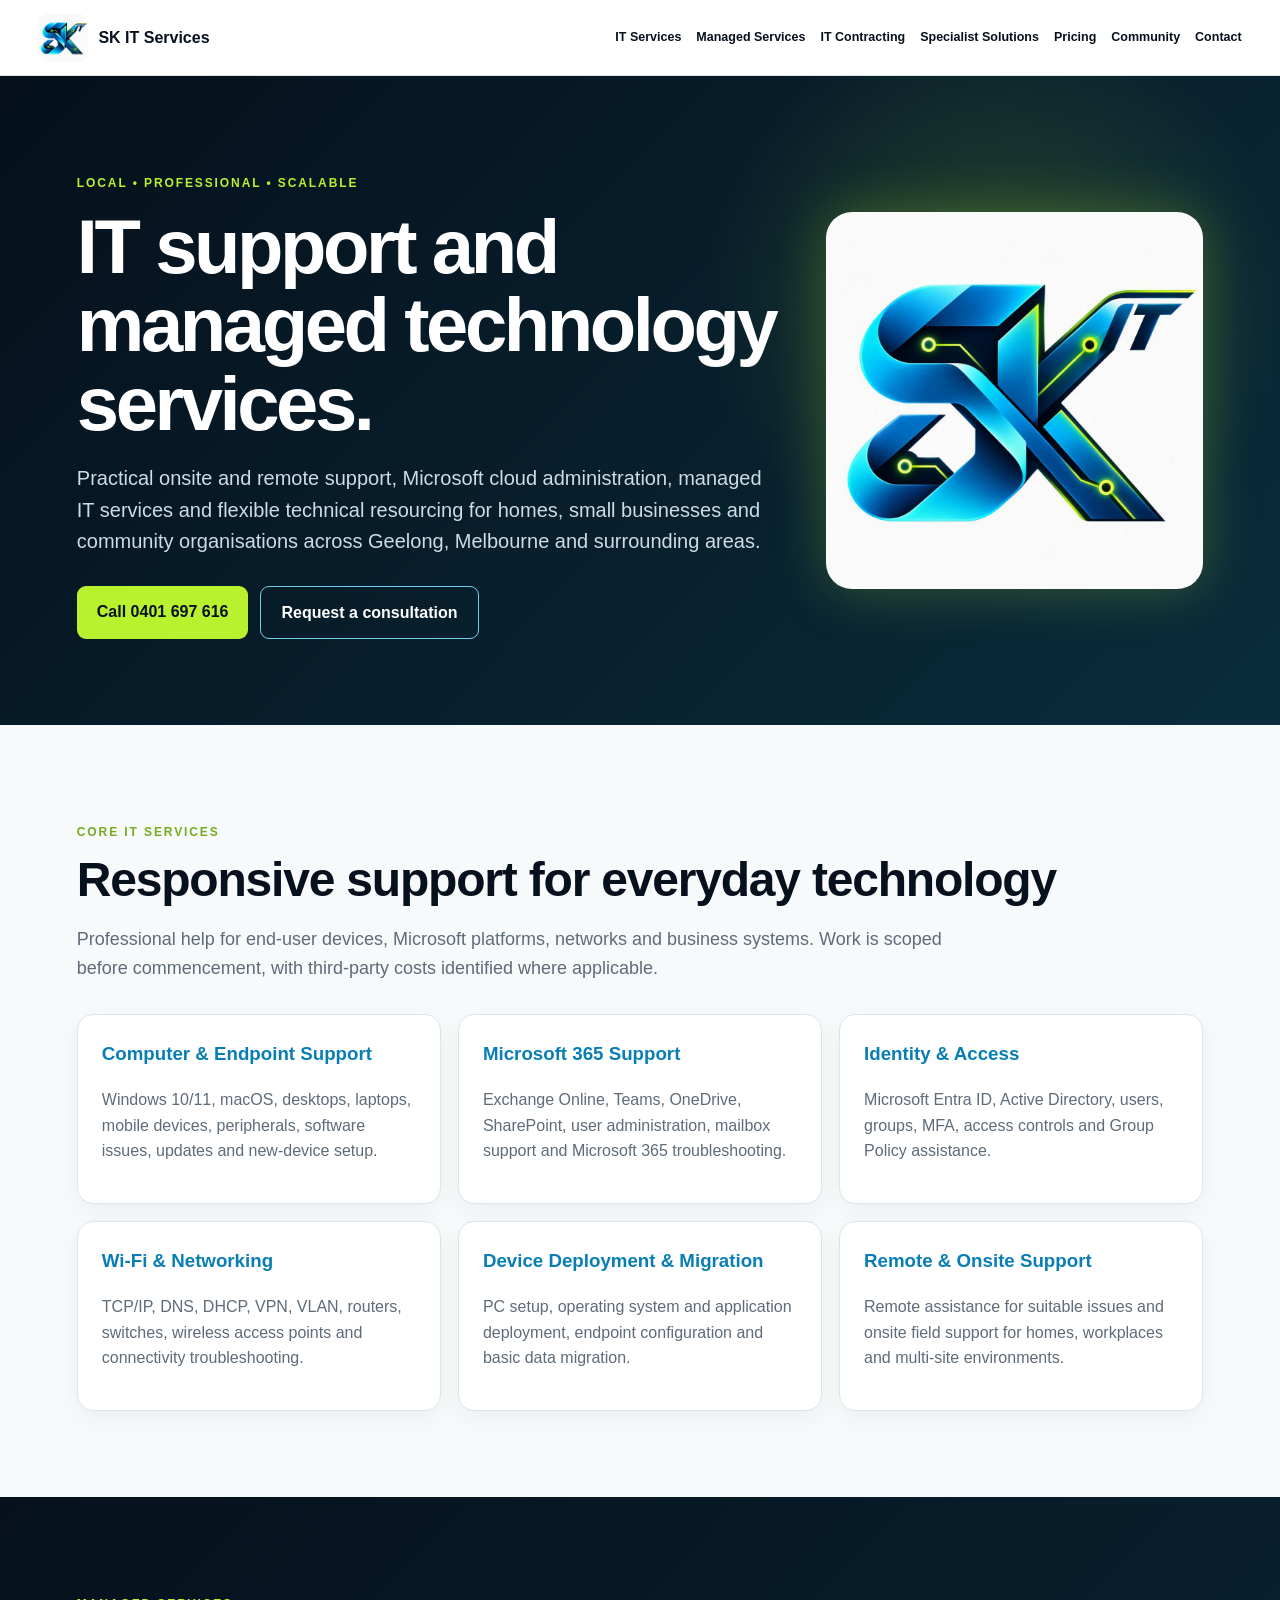
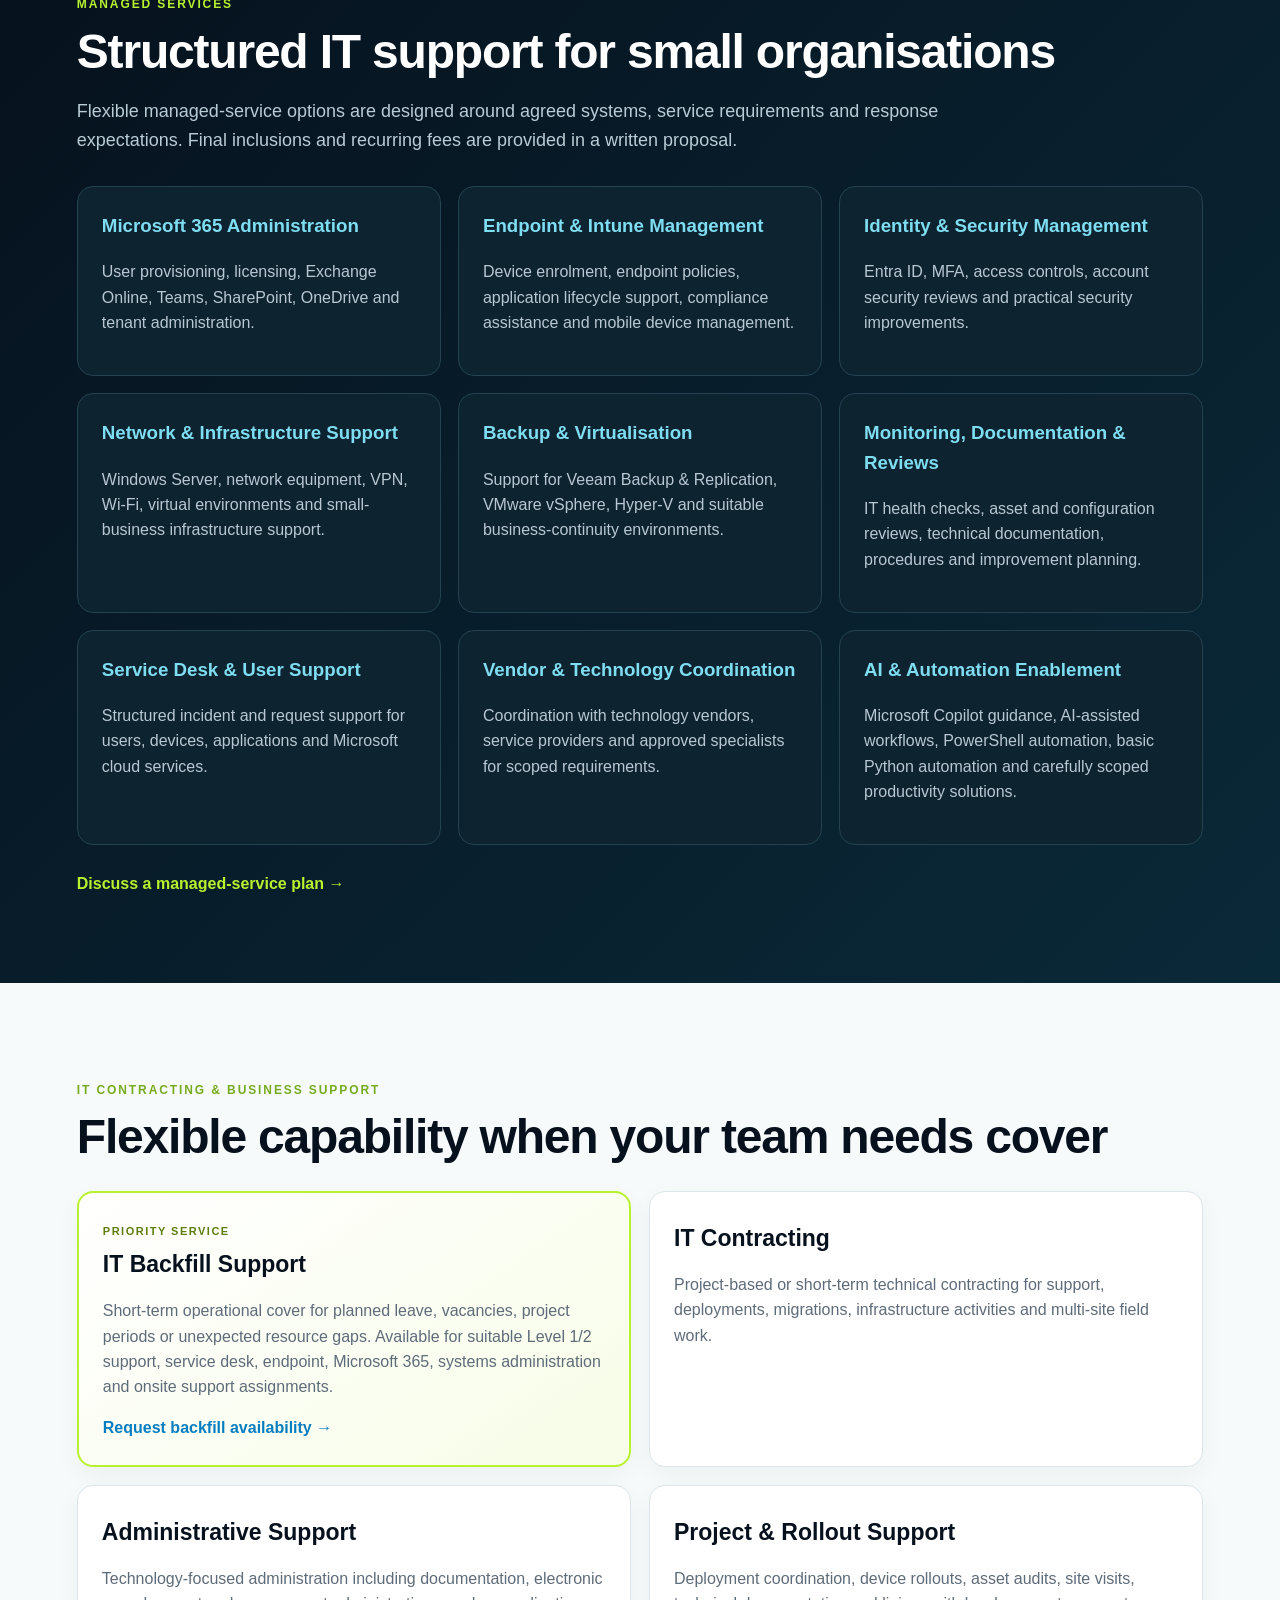
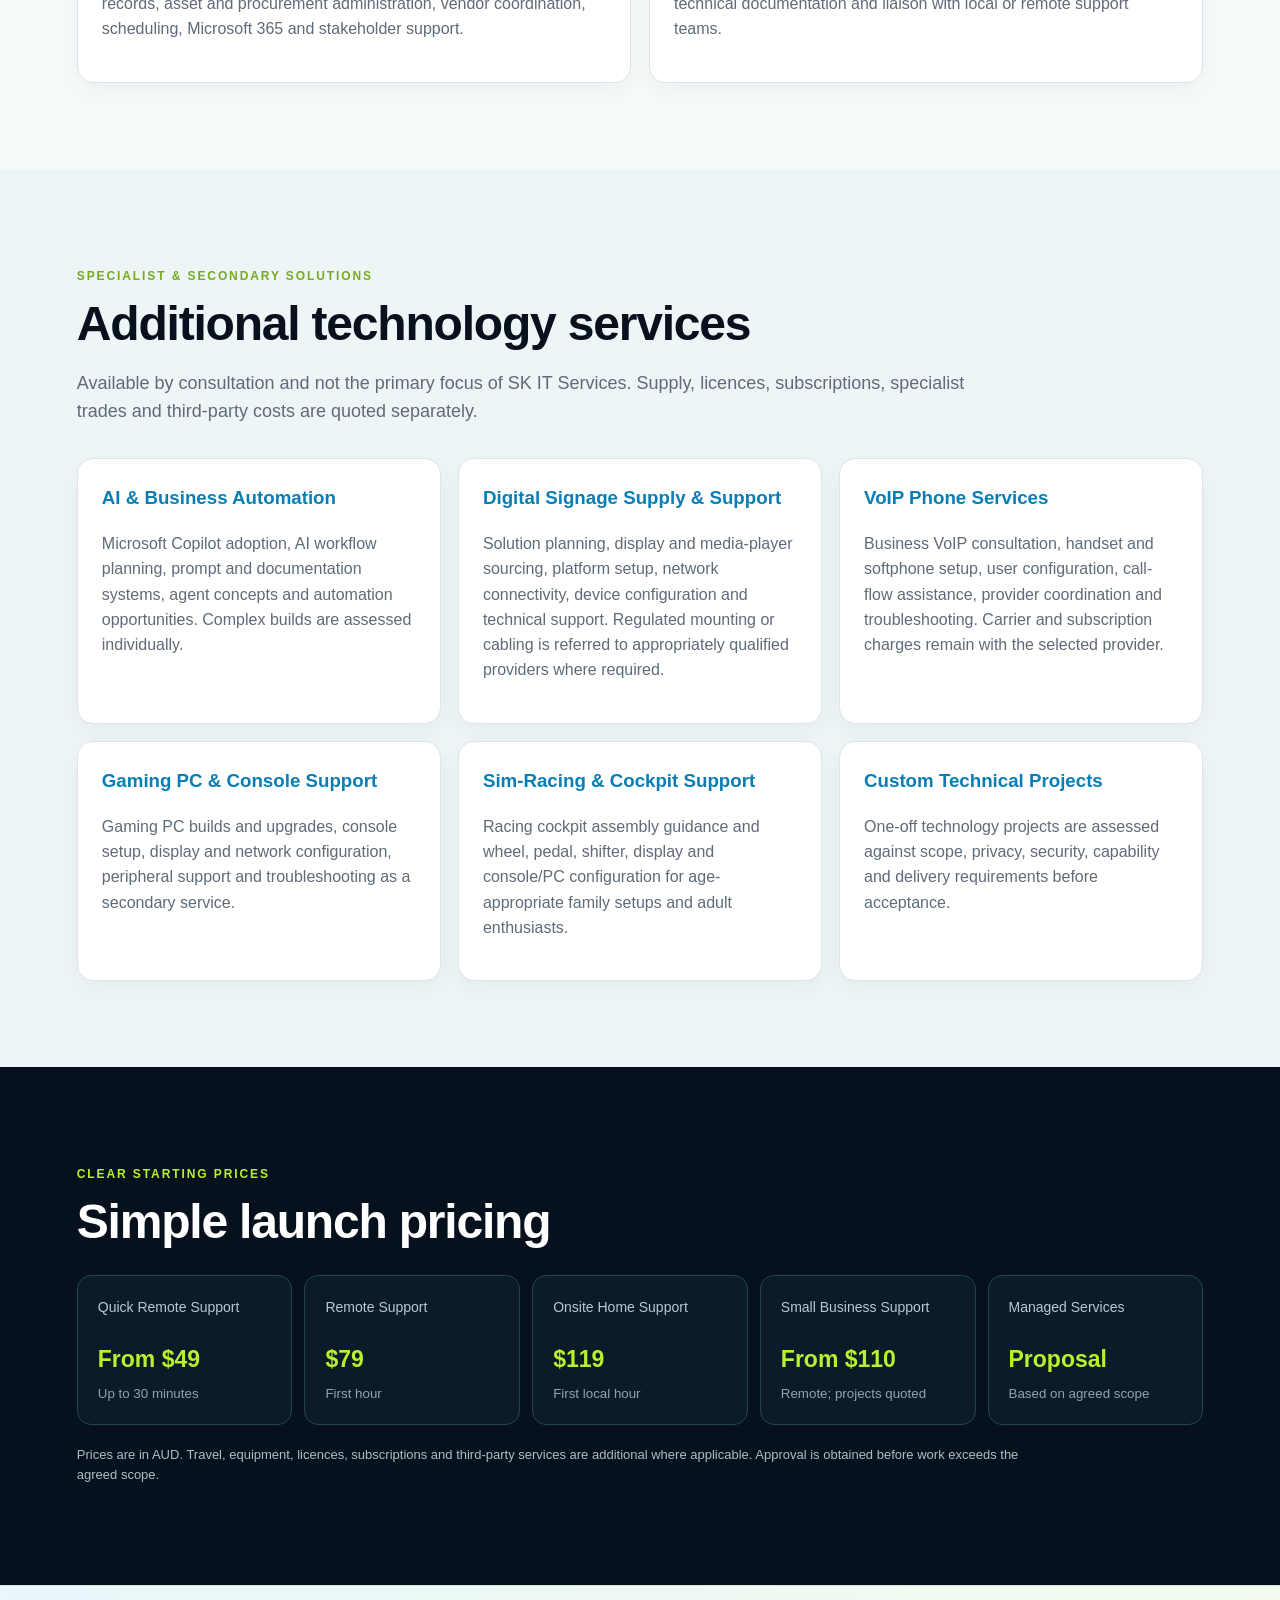
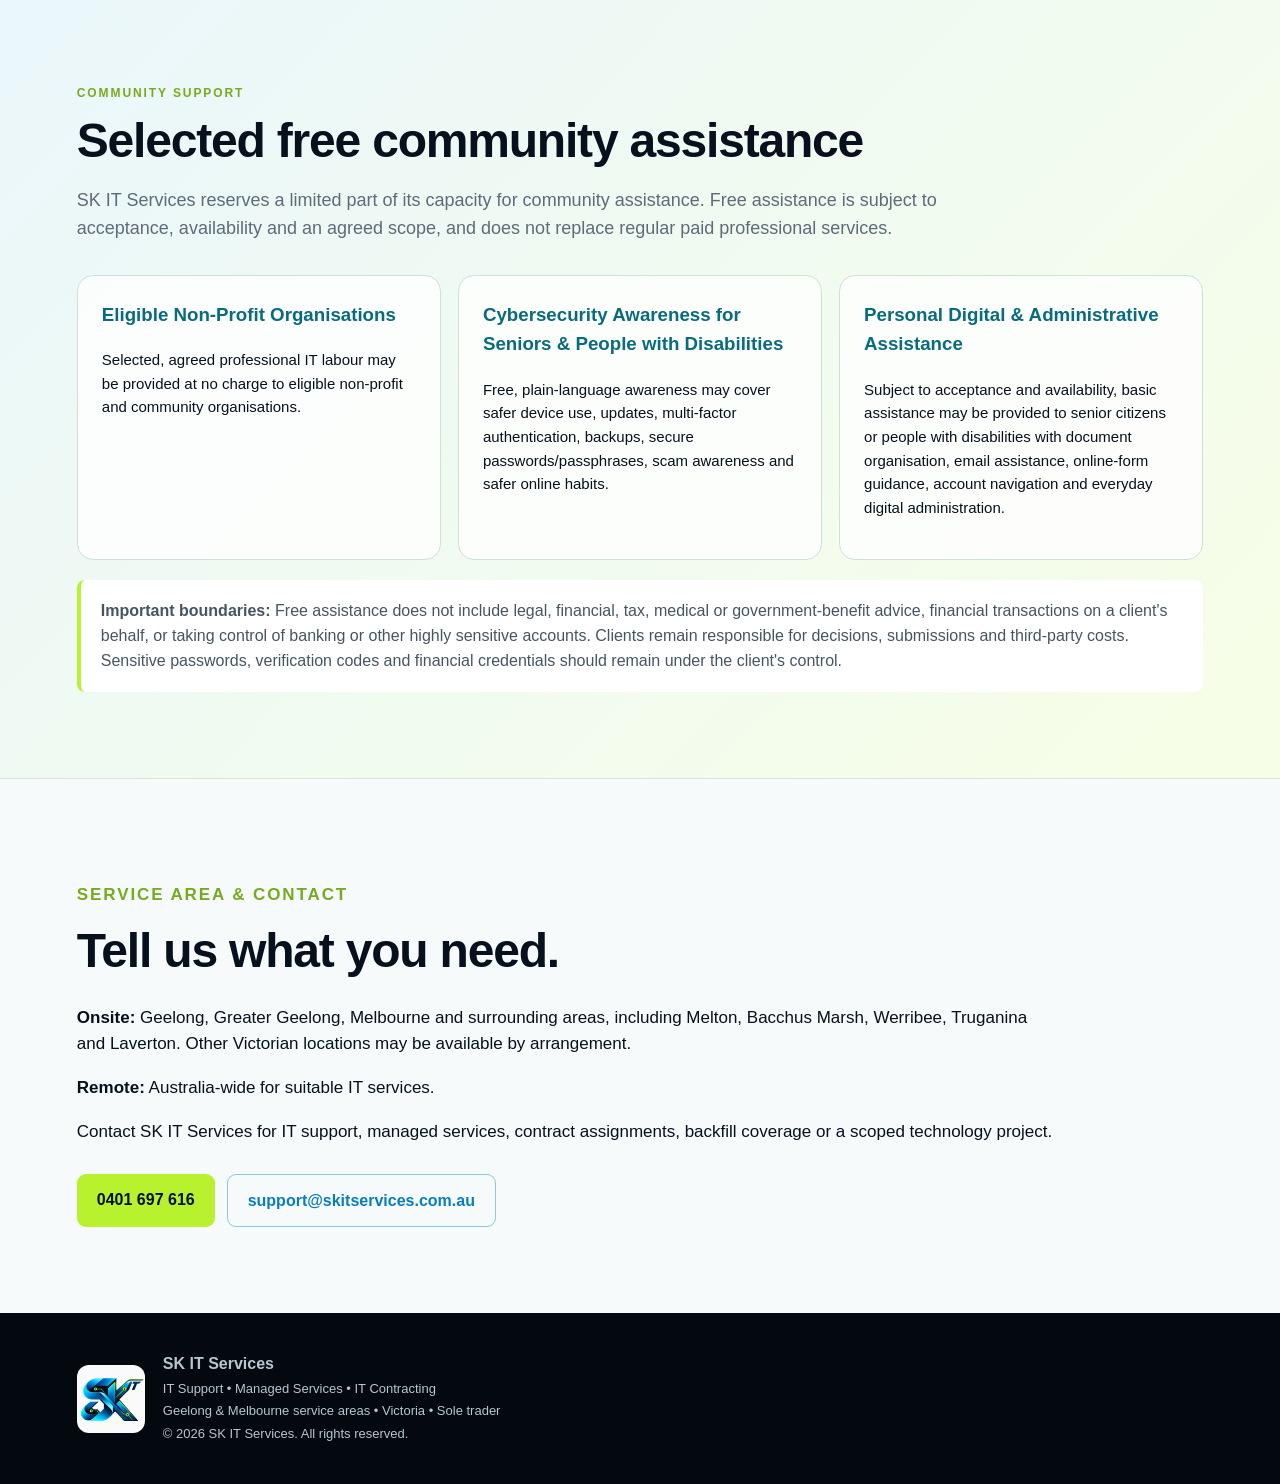
<file: index.html>
<!doctype html><html lang="en"><head><meta charset="utf-8"><meta name="viewport" content="width=device-width,initial-scale=1"><meta name="description" content="SK IT Services provides IT support, managed services, Microsoft cloud support, IT backfill and specialist technology solutions across Geelong, Melbourne and surrounding areas, with Australia-wide remote support for suitable services."><title>SK IT Services | IT Support & Managed Services | Geelong & Melbourne</title><link rel="stylesheet" href="style.css"></head><body>
<header><a class="brand" href="#top"><img src="Designer.jpg" alt="SK IT Services logo"><span>SK IT Services</span></a><button class="menu" aria-label="Open navigation" aria-expanded="false">☰</button><nav><a href="#services">IT Services</a><a href="#managed">Managed Services</a><a href="#workforce">IT Contracting</a><a href="#specialist">Specialist Solutions</a><a href="#pricing">Pricing</a><a href="#community">Community</a><a href="#contact">Contact</a></nav></header>
<main id="top">
<section class="hero"><div><p class="eyebrow">LOCAL • PROFESSIONAL • SCALABLE</p><h1>IT support and managed technology services.</h1><p class="lead">Practical onsite and remote support, Microsoft cloud administration, managed IT services and flexible technical resourcing for homes, small businesses and community organisations across Geelong, Melbourne and surrounding areas.</p><div class="actions"><a class="primary" href="tel:+61401697616">Call 0401 697 616</a><a class="secondary" href="mailto:support@skitservices.com.au?subject=IT%20Services%20Enquiry">Request a consultation</a></div></div><img class="hero-logo" src="Designer.jpg" alt="SK IT Services logo"></section>
<section id="services"><p class="eyebrow">CORE IT SERVICES</p><h2>Responsive support for everyday technology</h2><p class="section-intro">Professional help for end-user devices, Microsoft platforms, networks and business systems. Work is scoped before commencement, with third-party costs identified where applicable.</p><div class="cards"><article><h3>Computer & Endpoint Support</h3><p>Windows 10/11, macOS, desktops, laptops, mobile devices, peripherals, software issues, updates and new-device setup.</p></article><article><h3>Microsoft 365 Support</h3><p>Exchange Online, Teams, OneDrive, SharePoint, user administration, mailbox support and Microsoft 365 troubleshooting.</p></article><article><h3>Identity & Access</h3><p>Microsoft Entra ID, Active Directory, users, groups, MFA, access controls and Group Policy assistance.</p></article><article><h3>Wi-Fi & Networking</h3><p>TCP/IP, DNS, DHCP, VPN, VLAN, routers, switches, wireless access points and connectivity troubleshooting.</p></article><article><h3>Device Deployment & Migration</h3><p>PC setup, operating system and application deployment, endpoint configuration and basic data migration.</p></article><article><h3>Remote & Onsite Support</h3><p>Remote assistance for suitable issues and onsite field support for homes, workplaces and multi-site environments.</p></article></div></section>
<section id="managed" class="managed"><p class="eyebrow">MANAGED SERVICES</p><h2>Structured IT support for small organisations</h2><p class="section-intro light-copy">Flexible managed-service options are designed around agreed systems, service requirements and response expectations. Final inclusions and recurring fees are provided in a written proposal.</p><div class="cards dark-cards"><article><h3>Microsoft 365 Administration</h3><p>User provisioning, licensing, Exchange Online, Teams, SharePoint, OneDrive and tenant administration.</p></article><article><h3>Endpoint & Intune Management</h3><p>Device enrolment, endpoint policies, application lifecycle support, compliance assistance and mobile device management.</p></article><article><h3>Identity & Security Management</h3><p>Entra ID, MFA, access controls, account security reviews and practical security improvements.</p></article><article><h3>Network & Infrastructure Support</h3><p>Windows Server, network equipment, VPN, Wi-Fi, virtual environments and small-business infrastructure support.</p></article><article><h3>Backup & Virtualisation</h3><p>Support for Veeam Backup & Replication, VMware vSphere, Hyper-V and suitable business-continuity environments.</p></article><article><h3>Monitoring, Documentation & Reviews</h3><p>IT health checks, asset and configuration reviews, technical documentation, procedures and improvement planning.</p></article><article><h3>Service Desk & User Support</h3><p>Structured incident and request support for users, devices, applications and Microsoft cloud services.</p></article><article><h3>Vendor & Technology Coordination</h3><p>Coordination with technology vendors, service providers and approved specialists for scoped requirements.</p></article><article><h3>AI & Automation Enablement</h3><p>Microsoft Copilot guidance, AI-assisted workflows, PowerShell automation, basic Python automation and carefully scoped productivity solutions.</p></article></div><a class="text-link" href="mailto:support@skitservices.com.au?subject=Managed%20Services%20Consultation">Discuss a managed-service plan →</a></section>
<section id="workforce"><p class="eyebrow">IT CONTRACTING & BUSINESS SUPPORT</p><h2>Flexible capability when your team needs cover</h2><div class="feature-grid"><article class="feature highlight"><span>PRIORITY SERVICE</span><h3>IT Backfill Support</h3><p>Short-term operational cover for planned leave, vacancies, project periods or unexpected resource gaps. Available for suitable Level 1/2 support, service desk, endpoint, Microsoft 365, systems administration and onsite support assignments.</p><a href="mailto:support@skitservices.com.au?subject=IT%20Backfill%20Support">Request backfill availability →</a></article><article class="feature"><h3>IT Contracting</h3><p>Project-based or short-term technical contracting for support, deployments, migrations, infrastructure activities and multi-site field work.</p></article><article class="feature"><h3>Administrative Support</h3><p>Technology-focused administration including documentation, electronic records, asset and procurement administration, vendor coordination, scheduling, Microsoft 365 and stakeholder support.</p></article><article class="feature"><h3>Project & Rollout Support</h3><p>Deployment coordination, device rollouts, asset audits, site visits, technical documentation and liaison with local or remote support teams.</p></article></div></section>
<section id="specialist" class="soft"><p class="eyebrow">SPECIALIST & SECONDARY SOLUTIONS</p><h2>Additional technology services</h2><p class="section-intro">Available by consultation and not the primary focus of SK IT Services. Supply, licences, subscriptions, specialist trades and third-party costs are quoted separately.</p><div class="cards"><article><h3>AI & Business Automation</h3><p>Microsoft Copilot adoption, AI workflow planning, prompt and documentation systems, agent concepts and automation opportunities. Complex builds are assessed individually.</p></article><article><h3>Digital Signage Supply & Support</h3><p>Solution planning, display and media-player sourcing, platform setup, network connectivity, device configuration and technical support. Regulated mounting or cabling is referred to appropriately qualified providers where required.</p></article><article><h3>VoIP Phone Services</h3><p>Business VoIP consultation, handset and softphone setup, user configuration, call-flow assistance, provider coordination and troubleshooting. Carrier and subscription charges remain with the selected provider.</p></article><article><h3>Gaming PC & Console Support</h3><p>Gaming PC builds and upgrades, console setup, display and network configuration, peripheral support and troubleshooting as a secondary service.</p></article><article><h3>Sim-Racing & Cockpit Support</h3><p>Racing cockpit assembly guidance and wheel, pedal, shifter, display and console/PC configuration for age-appropriate family setups and adult enthusiasts.</p></article><article><h3>Custom Technical Projects</h3><p>One-off technology projects are assessed against scope, privacy, security, capability and delivery requirements before acceptance.</p></article></div></section>
<section id="pricing" class="pricing-section"><p class="eyebrow">CLEAR STARTING PRICES</p><h2>Simple launch pricing</h2><div class="prices"><article><span>Quick Remote Support</span><strong>From $49</strong><small>Up to 30 minutes</small></article><article><span>Remote Support</span><strong>$79</strong><small>First hour</small></article><article><span>Onsite Home Support</span><strong>$119</strong><small>First local hour</small></article><article><span>Small Business Support</span><strong>From $110</strong><small>Remote; projects quoted</small></article><article><span>Managed Services</span><strong>Proposal</strong><small>Based on agreed scope</small></article></div><p class="note">Prices are in AUD. Travel, equipment, licences, subscriptions and third-party services are additional where applicable. Approval is obtained before work exceeds the agreed scope.</p></section>
<section id="community" class="community"><p class="eyebrow">COMMUNITY SUPPORT</p><h2>Selected free community assistance</h2><p class="section-intro">SK IT Services reserves a limited part of its capacity for community assistance. Free assistance is subject to acceptance, availability and an agreed scope, and does not replace regular paid professional services.</p><div class="community-grid"><article><h3>Eligible Non-Profit Organisations</h3><p>Selected, agreed professional IT labour may be provided at no charge to eligible non-profit and community organisations.</p></article><article><h3>Cybersecurity Awareness for Seniors & People with Disabilities</h3><p>Free, plain-language awareness may cover safer device use, updates, multi-factor authentication, backups, secure passwords/passphrases, scam awareness and safer online habits.</p></article><article><h3>Personal Digital & Administrative Assistance</h3><p>Subject to acceptance and availability, basic assistance may be provided to senior citizens or people with disabilities with document organisation, email assistance, online-form guidance, account navigation and everyday digital administration.</p></article></div><div class="community-notice"><strong>Important boundaries:</strong> Free assistance does not include legal, financial, tax, medical or government-benefit advice, financial transactions on a client's behalf, or taking control of banking or other highly sensitive accounts. Clients remain responsible for decisions, submissions and third-party costs. Sensitive passwords, verification codes and financial credentials should remain under the client's control.</div></section>
<section id="contact"><p class="eyebrow">SERVICE AREA & CONTACT</p><h2>Tell us what you need.</h2><p><strong>Onsite:</strong> Geelong, Greater Geelong, Melbourne and surrounding areas, including Melton, Bacchus Marsh, Werribee, Truganina and Laverton. Other Victorian locations may be available by arrangement.</p><p><strong>Remote:</strong> Australia-wide for suitable IT services.</p><p>Contact SK IT Services for IT support, managed services, contract assignments, backfill coverage or a scoped technology project.</p><div class="actions"><a class="primary" href="tel:+61401697616">0401 697 616</a><a class="contact-email" href="mailto:support@skitservices.com.au">support@skitservices.com.au</a></div></section></main>
<footer><img src="Designer.jpg" alt="SK IT Services logo"><div><strong>SK IT Services</strong><p>IT Support • Managed Services • IT Contracting</p><p>Geelong & Melbourne service areas • Victoria • Sole trader</p><p>© 2026 SK IT Services. All rights reserved.</p></div></footer>
<script>const b=document.querySelector('.menu'),n=document.querySelector('nav');b.addEventListener('click',()=>{const o=n.classList.toggle('open');b.setAttribute('aria-expanded',String(o))});document.querySelectorAll('nav a').forEach(a=>a.addEventListener('click',()=>n.classList.remove('open')));</script></body></html>
</file>
<file: style.css>
:root{--ink:#07111d;--navy:#071827;--blue:#087ec1;--cyan:#29d6ef;--lime:#b8f22e;--muted:#5e6b78;--paper:#f7fafb;--line:#dce5e9;--max:1220px}*{box-sizing:border-box}html{scroll-behavior:smooth}body{margin:0;font-family:Inter,Segoe UI,Arial,sans-serif;color:var(--ink);background:var(--paper);line-height:1.58}header{min-height:76px;display:flex;align-items:center;justify-content:space-between;padding:12px max(3vw,20px);background:rgba(255,255,255,.97);border-bottom:1px solid var(--line);position:sticky;top:0;z-index:20}.brand{display:flex;gap:10px;align-items:center;color:var(--ink);text-decoration:none;font-weight:850;white-space:nowrap}.brand img{width:50px;height:50px;object-fit:cover;border-radius:11px}nav{display:flex;align-items:center;justify-content:flex-end;gap:15px}nav a{color:var(--ink);text-decoration:none;font-weight:700;font-size:12.5px}nav a:hover{color:var(--blue)}.menu{display:none;background:none;border:0;font-size:26px}main>section{padding:86px max(6vw,24px)}.hero{min-height:590px;display:grid;grid-template-columns:1.3fr .7fr;gap:50px;align-items:center;background:radial-gradient(circle at 78% 34%,rgba(184,242,46,.17),transparent 27%),linear-gradient(135deg,#05101b,#0a2c3c);color:#fff}.hero h1{font-size:clamp(43px,6vw,76px);line-height:1.03;letter-spacing:-.045em;margin:.2em 0;max-width:850px}.lead{font-size:20px;max-width:800px;color:#cddce5}.eyebrow{color:#77ab1f;font-size:12px;font-weight:900;letter-spacing:1.9px}.hero .eyebrow,.managed .eyebrow,.pricing-section .eyebrow{color:var(--lime)}.hero-logo{width:min(100%,460px);border-radius:26px;box-shadow:0 0 55px rgba(184,242,46,.26)}.actions{display:flex;gap:12px;flex-wrap:wrap;margin-top:28px}.actions a{padding:13px 20px;border-radius:9px;text-decoration:none;font-weight:800}.primary{background:var(--lime);color:#07111d}.secondary{border:1px solid #75cfe4;color:#fff}.contact-email{border:1px solid #8ac8dc;color:var(--blue)}h2{font-size:clamp(31px,4vw,48px);line-height:1.1;letter-spacing:-.025em;margin:.15em 0 .55em}.section-intro{max-width:900px;color:var(--muted);font-size:18px;margin-top:-8px;margin-bottom:32px}.light-copy{color:#b9cbd5}.cards{max-width:var(--max);display:grid;grid-template-columns:repeat(3,1fr);gap:17px}.cards article,.feature{background:#fff;border:1px solid var(--line);border-radius:16px;padding:24px;box-shadow:0 8px 24px rgba(7,17,29,.045);transition:.2s ease}.cards article:hover,.feature:hover{transform:translateY(-3px);box-shadow:0 14px 32px rgba(7,17,29,.09)}.cards h3{color:#087eb4;margin-top:0}.cards p,.feature p{color:var(--muted)}.managed{background:linear-gradient(135deg,#06111d,#0a2938);color:#fff}.dark-cards article{background:#0d2330;border-color:#244250;box-shadow:none}.dark-cards h3{color:#7eddf1}.dark-cards p{color:#b8c8d2}.text-link{display:inline-block;color:var(--lime);font-weight:800;text-decoration:none;margin-top:26px}.feature-grid{max-width:var(--max);display:grid;grid-template-columns:repeat(2,1fr);gap:18px}.feature h3{font-size:23px;margin:4px 0 8px}.feature.highlight{border:2px solid var(--lime);background:linear-gradient(145deg,#fff,#f7fde7)}.feature.highlight span{font-size:11px;letter-spacing:1.5px;font-weight:900;color:#5e7d0b}.feature a{color:var(--blue);font-weight:800;text-decoration:none}.soft{background:#eef5f7}.pricing-section{background:#07111d;color:#fff}.prices{max-width:var(--max);display:grid;grid-template-columns:repeat(5,1fr);gap:12px}.prices article{border:1px solid #244454;border-radius:14px;padding:20px;background:#0b1c28}.prices span{display:block;color:#b8c9d2;font-size:14px;min-height:45px}.prices strong{display:block;color:var(--lime);font-size:23px}.prices small{display:block;margin-top:5px;color:#8fa4af}.note{max-width:950px;color:#aebdc6;font-size:13px;margin-top:20px}.community{background:linear-gradient(135deg,#eaf7fb,#f7fee6);border-top:1px solid #d7e8da;border-bottom:1px solid #d7e8da}.community-grid{max-width:var(--max);display:grid;grid-template-columns:repeat(3,1fr);gap:17px;margin-top:28px}.community-grid article{background:rgba(255,255,255,.8);border:1px solid #cfe1d5;border-radius:16px;padding:24px}.community-grid h3{margin-top:0;color:#086b7e}.community-grid p{font-size:15px}.community-notice{max-width:var(--max);margin-top:20px;padding:18px 20px;border-left:4px solid var(--lime);background:#fff;border-radius:8px;color:#465562}#contact p{max-width:980px;font-size:17px}footer{background:#03090e;color:#b7c6cf;padding:38px max(6vw,24px);display:flex;gap:18px;align-items:center}footer img{width:68px;height:68px;object-fit:cover;border-radius:12px}footer p{margin:2px 0;font-size:13px}@media(max-width:1100px){nav{gap:9px}nav a{font-size:11.5px}.prices{grid-template-columns:repeat(3,1fr)}}@media(max-width:850px){header{flex-wrap:wrap}.menu{display:block}nav{display:none;width:100%;flex-direction:column;align-items:stretch;padding:12px 0}.open{display:flex}.hero{grid-template-columns:1fr;min-height:unset;padding-top:62px}.hero-logo{width:250px}.cards,.community-grid{grid-template-columns:1fr}.feature-grid{grid-template-columns:1fr}.prices{grid-template-columns:1fr 1fr}}@media(max-width:480px){.prices{grid-template-columns:1fr}.hero h1{font-size:41px}main>section{padding:60px 22px}.secondary,.contact-email{word-break:break-word}}
</file>
